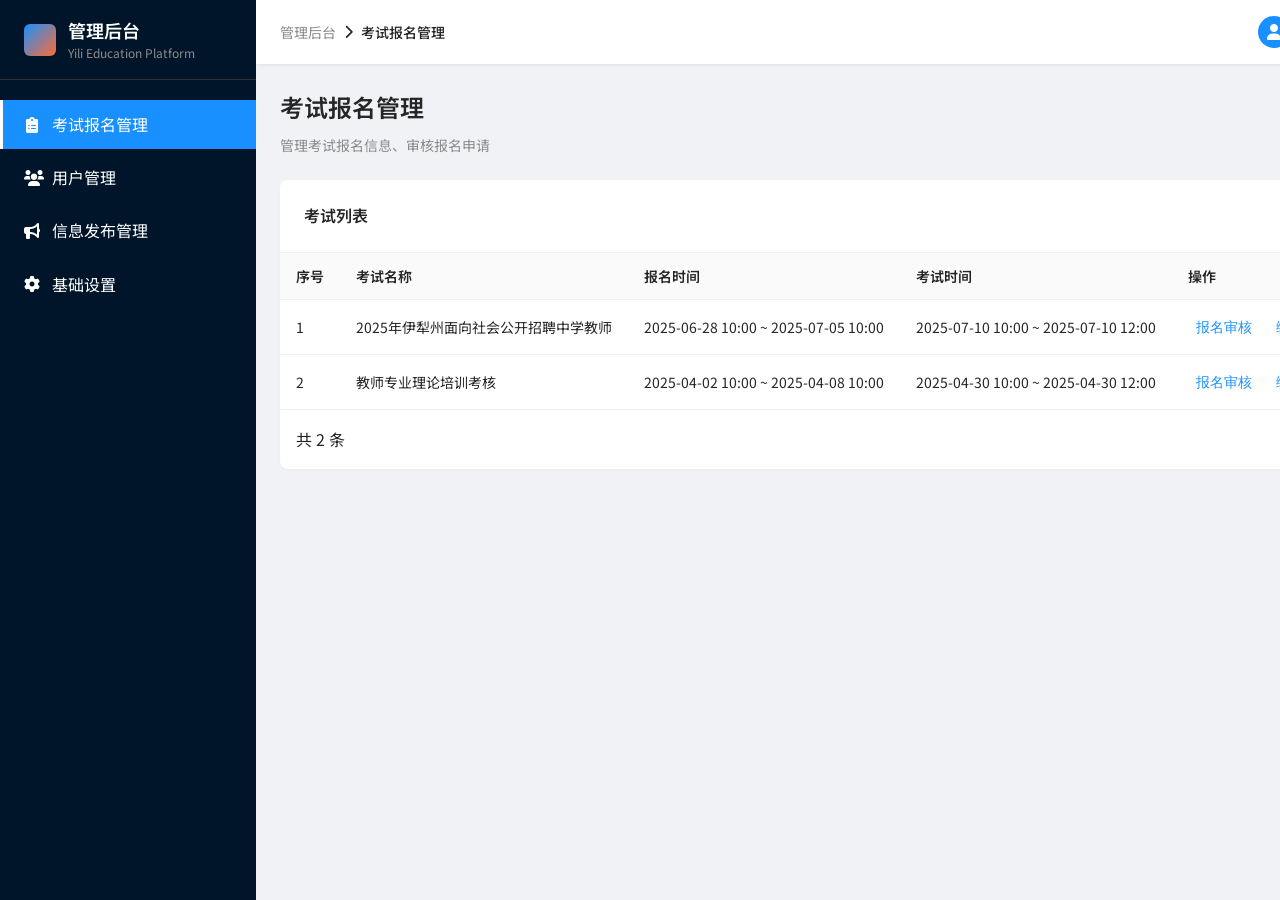
<file: examRegistration/admin.html>
<!DOCTYPE html>
<html lang="zh-CN">
<head>
    <meta charset="UTF-8">
    <meta name="viewport" content="width=device-width, initial-scale=1.0">
    <title>管理后台 - 伊犁州智慧教育云平台</title>
    <link rel="stylesheet" href="admin-styles.css">
    <link href="https://fonts.googleapis.com/css2?family=Noto+Sans+SC:wght@300;400;500;700&display=swap" rel="stylesheet">
    <link rel="stylesheet" href="https://cdnjs.cloudflare.com/ajax/libs/font-awesome/6.0.0/css/all.min.css">
</head>
<body>
    <div class="admin-layout">
        <!-- 左侧菜单 -->
        <aside class="admin-sidebar">
            <div class="sidebar-header">
                <div class="logo">
                    <div class="logo-icon">
                        <div class="logo-shape"></div>
                    </div>
                    <div class="logo-text">
                        <h2>管理后台</h2>
                        <p>Yili Education Platform</p>
                    </div>
                </div>
            </div>
            
            <nav class="sidebar-menu">
                <ul class="menu-list">
                    <li class="menu-item active" data-page="exam-management">
                        <a href="#" class="menu-link">
                            <i class="fas fa-clipboard-list"></i>
                            <span>考试报名管理</span>
                        </a>
                    </li>
                    <li class="menu-item" data-page="user-management">
                        <a href="#" class="menu-link">
                            <i class="fas fa-users"></i>
                            <span>用户管理</span>
                        </a>
                    </li>
                    <li class="menu-item" data-page="info-management">
                        <a href="#" class="menu-link">
                            <i class="fas fa-bullhorn"></i>
                            <span>信息发布管理</span>
                        </a>
                    </li>
                    <li class="menu-item" data-page="basic-settings">
                        <a href="#" class="menu-link">
                            <i class="fas fa-cog"></i>
                            <span>基础设置</span>
                        </a>
                    </li>
                </ul>
            </nav>
        </aside>

        <!-- 主内容区域 -->
        <main class="admin-main">
            <!-- 顶部导航栏 -->
            <header class="admin-header">
                <div class="header-left">
                    <button class="menu-toggle" id="menuToggle">
                        <i class="fas fa-bars"></i>
                    </button>
                    <div class="breadcrumb">
                        <span class="breadcrumb-item">管理后台</span>
                        <i class="fas fa-chevron-right"></i>
                        <span class="breadcrumb-item active" id="currentPage">考试报名管理</span>
                    </div>
                </div>
                
                <div class="header-right">
                    <div class="user-info">
                        <div class="user-avatar">
                            <i class="fas fa-user"></i>
                        </div>
                        <span class="user-name">胡锋</span>
                        <i class="fas fa-chevron-down"></i>
                    </div>
                    <a href="index.html" class="back-to-home">
                        <i class="fas fa-home"></i>
                        返回首页
                    </a>
                </div>
            </header>

            <!-- 页面内容区域 -->
            <div class="admin-content">
                <!-- 考试报名管理页面 -->
                <div class="page-content active" id="exam-management">
                    <div class="page-header">
                        <h1>考试报名管理</h1>
                        <p>管理考试报名信息、审核报名申请</p>
                    </div>
                    
                    <div class="content-cards">
                        <!-- 考试列表 -->
                        <div class="content-card">
                            <div class="card-header">
                                <h3>考试列表</h3>
                                <button class="ant-btn ant-btn-primary" id="newExamBtn">
                                    <i class="fas fa-plus"></i>
                                    新建考试
                                </button>
                            </div>
                            <div class="table-container">
                                <table class="ant-table">
                                    <thead>
                                        <tr>
                                            <th>序号</th>
                                            <th>考试名称</th>
                                            <th>报名时间</th>
                                            <th>考试时间</th>
                                            <th>操作</th>
                                        </tr>
                                    </thead>
                                    <tbody>
                                        <tr>
                                            <td>1</td>
                                            <td>2025年伊犁州面向社会公开招聘中学教师</td>
                                            <td>2025-06-28 10:00 ~ 2025-07-05 10:00</td>
                                            <td>2025-07-10 10:00 ~ 2025-07-10 12:00</td>
                                            <td>
                                                <span class="ant-btn-group">
                                                    <button class="ant-btn ant-btn-link">报名审核</button>
                                                    <button class="ant-btn ant-btn-link">编辑</button>
                                                    <button class="ant-btn ant-btn-link">考试编排</button>
                                                    <button class="ant-btn ant-btn-link">成绩导入</button>
                                                </span>
                                            </td>
                                        </tr>
                                        <tr>
                                            <td>2</td>
                                            <td>教师专业理论培训考核</td>
                                            <td>2025-04-02 10:00 ~ 2025-04-08 10:00</td>
                                            <td>2025-04-30 10:00 ~ 2025-04-30 12:00</td>
                                            <td>
                                                <span class="ant-btn-group">
                                                    <button class="ant-btn ant-btn-link">报名审核</button>
                                                    <button class="ant-btn ant-btn-link">编辑</button>
                                                    <button class="ant-btn ant-btn-link">考试编排</button>
                                                    <button class="ant-btn ant-btn-link">成绩导入</button>
                                                </span>
                                            </td>
                                        </tr>
                                    </tbody>
                                </table>
                                <div class="table-footer">
                                    <div class="total">共 2 条</div>
                                    <div class="pagination-area">
                                        <div class="ant-pagination">
                                            <span class="page active">1</span>
                                        </div>
                                        <div class="ant-select">
                                            <select>
                                                <option>20 条/页</option>
                                                <option>10 条/页</option>
                                                <option>50 条/页</option>
                                            </select>
                                        </div>
                                    </div>
                                </div>
                            </div>
                        </div>
                    </div>
                </div>

                <!-- 新建考试页面 -->
                <div class="page-content" id="new-exam">
                    <div class="page-header">
                        <div class="header-with-back">
                            <button class="ant-btn ant-btn-link back-btn" id="backToList">
                                <i class="fas fa-arrow-left"></i>
                                返回列表
                            </button>
                            <h1>新建考试</h1>
                        </div>
                        <p>创建新的考试项目</p>
                    </div>
                    
                    <div class="content-cards">
                        <form class="exam-form">
                            <!-- 考试基本信息 -->
                            <div class="content-card">
                                <div class="card-header">
                                    <h3>考试基本信息</h3>
                                </div>
                                <div class="form-content">
                                    <div class="form-row">
                                        <div class="form-group">
                                            <label class="form-label required">考试类型</label>
                                            <div class="ant-radio-group">
                                                <label class="ant-radio">
                                                    <input type="radio" name="examType" value="teacherRecruitment" checked>
                                                    <span class="ant-radio-inner"></span>
                                                    <span class="ant-radio-label">教师招聘</span>
                                                </label>
                                                <label class="ant-radio">
                                                    <input type="radio" name="examType" value="teacherAssessment">
                                                    <span class="ant-radio-inner"></span>
                                                    <span class="ant-radio-label">教师能力考核</span>
                                                </label>
                                            </div>
                                        </div>
                                    </div>
                                    
                                    <div class="form-row">
                                        <div class="form-group">
                                            <label class="form-label required">考试名称</label>
                                            <input type="text" class="ant-input" placeholder="请输入考试名称" required>
                                        </div>
                                    </div>
                                    
                                    <div class="form-row">
                                        <div class="form-group">
                                            <label class="form-label required">报名时间</label>
                                            <div class="date-time-group">
                                                <input type="datetime-local" class="ant-input" required>
                                                <span class="date-separator">至</span>
                                                <input type="datetime-local" class="ant-input" required>
                                            </div>
                                        </div>
                                    </div>
                                    
                                    <div class="form-row">
                                        <div class="form-group">
                                            <label class="form-label required">考试时间</label>
                                            <div class="date-time-group">
                                                <input type="datetime-local" class="ant-input" required>
                                                <span class="date-separator">至</span>
                                                <input type="datetime-local" class="ant-input" required>
                                            </div>
                                        </div>
                                    </div>
                                </div>
                            </div>

                            <!-- 招聘岗位设置 -->
                            <div class="content-card">
                                <div class="card-header">
                                    <h3>招聘岗位设置</h3>
                                </div>
                                <div class="form-content">
                                    <div class="form-row">
                                        <div class="form-group">
                                            <div class="button-group">
                                                <button type="button" class="ant-btn ant-btn-primary">
                                                    <i class="fas fa-download"></i>
                                                    下载模板
                                                </button>
                                                <button type="button" class="ant-btn">
                                                    <i class="fas fa-upload"></i>
                                                    导入岗位
                                                </button>
                                            </div>
                                        </div>
                                    </div>
                                    
                                    <div class="form-row">
                                        <div class="form-group">
                                            <div class="table-container">
                                                <table class="ant-table">
                                                    <thead>
                                                        <tr>
                                                            <th>岗位代码</th>
                                                            <th>县市区</th>
                                                            <th>招聘学校</th>
                                                            <th>学段学科</th>
                                                        </tr>
                                                    </thead>
                                                    <tbody>
                                                        <tr>
                                                            <td colspan="4" class="empty-table">
                                                                <i class="fas fa-inbox"></i>
                                                                <p>暂无岗位数据，请先导入岗位信息</p>
                                                            </td>
                                                        </tr>
                                                    </tbody>
                                                </table>
                                            </div>
                                        </div>
                                    </div>
                                </div>
                            </div>

                            <!-- 报名设置 -->
                            <div class="content-card">
                                <div class="card-header">
                                    <h3>报名设置</h3>
                                </div>
                                <div class="form-content">
                                    <div class="form-row">
                                        <div class="form-group">
                                            <label class="form-label">报名登记信息修改截止时间</label>
                                            <input type="datetime-local" class="ant-input">
                                        </div>
                                    </div>
                                    
                                    <div class="form-row">
                                        <div class="form-group">
                                            <label class="form-label">报名审核设置</label>
                                            <div class="switch-group">
                                                <div class="ant-switch">
                                                    <input type="checkbox" id="reviewSetting" checked>
                                                    <label for="reviewSetting"></label>
                                                </div>
                                                <span class="switch-label">开启报名审核</span>
                                            </div>
                                        </div>
                                    </div>
                                    
                                    <div class="form-row">
                                        <div class="form-group">
                                            <label class="form-label">审核管理员设置</label>
                                            <div class="select-group">
                                                <select class="ant-select-input">
                                                    <option value="">请选择审核管理员</option>
                                                    <option value="admin1">张管理员</option>
                                                    <option value="admin2">李管理员</option>
                                                    <option value="admin3">王管理员</option>
                                                </select>
                                                <input type="text" class="ant-input" placeholder="设置审核县市">
                                            </div>
                                        </div>
                                    </div>
                                    
                                    <div class="form-row">
                                        <div class="form-group">
                                            <label class="form-label">考试编排管理员设置</label>
                                            <select class="ant-select-input">
                                                <option value="">请选择考试编排管理员</option>
                                                <option value="arrange1">赵管理员</option>
                                                <option value="arrange2">钱管理员</option>
                                                <option value="arrange3">孙管理员</option>
                                            </select>
                                        </div>
                                    </div>
                                    
                                    <div class="form-row">
                                        <div class="form-group">
                                            <label class="form-label">成绩管理员设置</label>
                                            <select class="ant-select-input">
                                                <option value="">请选择成绩管理员</option>
                                                <option value="score1">周管理员</option>
                                                <option value="score2">吴管理员</option>
                                                <option value="score3">郑管理员</option>
                                            </select>
                                        </div>
                                    </div>
                                </div>
                            </div>

                            <!-- 表单操作按钮 -->
                            <div class="form-actions">
                                <button type="submit" class="ant-btn ant-btn-primary">
                                    <i class="fas fa-save"></i>
                                    保存考试
                                </button>
                                <button type="button" class="ant-btn" id="cancelExam">
                                    取消
                                </button>
                            </div>
                        </form>
                    </div>
                </div>

                <!-- 用户管理页面 -->
                <div class="page-content" id="user-management">
                    <div class="page-header">
                        <h1>用户管理</h1>
                        <p>管理系统用户、权限设置</p>
                    </div>
                    
                    <div class="content-cards">
                        <div class="content-card">
                            <div class="card-header">
                                <h3>用户列表</h3>
                                <div class="header-actions">
                                    <div class="search-filter-group">
                                        <div class="ant-input-group">
                                            <input type="text" class="ant-input" placeholder="姓名/手机号/身份证号">
                                            <button class="ant-btn ant-btn-primary">
                                                <i class="fas fa-search"></i>
                                            </button>
                                        </div>
                                        <div class="ant-select">
                                            <select class="ant-select-input">
                                                <option value="">用户类型</option>
                                                <option value="normal">普通用户</option>
                                                <option value="admin">管理员</option>
                                            </select>
                                            <i class="fas fa-chevron-down"></i>
                                        </div>
                                    </div>
                                </div>
                            </div>
                            <div class="table-container">
                                <table class="ant-table">
                                    <thead>
                                        <tr>
                                            <th>序号</th>
                                            <th>姓名</th>
                                            <th>手机号</th>
                                            <th>身份证号</th>
                                            <th>性别</th>
                                            <th>民族</th>
                                            <th>用户类型</th>
                                            <th>操作</th>
                                        </tr>
                                    </thead>
                                    <tbody>
                                        <tr>
                                            <td>1</td>
                                            <td>代坤龙</td>
                                            <td>13809908776</td>
                                            <td>621190200003250091</td>
                                            <td>男</td>
                                            <td>汉族</td>
                                            <td><span class="ant-tag ant-tag-gray">普通用户</span></td>
                                            <td>
                                                <span class="ant-btn-group">
                                                    <button class="ant-btn ant-btn-link">编辑</button>
                                                    <button class="ant-btn ant-btn-link">权限</button>
                                                    <button class="ant-btn ant-btn-link ant-btn-danger">删除</button>
                                                </span>
                                            </td>
                                        </tr>
                                        <tr>
                                            <td>2</td>
                                            <td>陆瑶</td>
                                            <td>13809908709</td>
                                            <td>621190200003250092</td>
                                            <td>女</td>
                                            <td>维吾尔族</td>
                                            <td><span class="ant-tag ant-tag-gray">普通用户</span></td>
                                            <td>
                                                <span class="ant-btn-group">
                                                    <button class="ant-btn ant-btn-link">编辑</button>
                                                    <button class="ant-btn ant-btn-link">权限</button>
                                                    <button class="ant-btn ant-btn-link ant-btn-danger">删除</button>
                                                </span>
                                            </td>
                                        </tr>
                                        <tr>
                                            <td>3</td>
                                            <td>吴明宇</td>
                                            <td>13809908722</td>
                                            <td>621190200003250099</td>
                                            <td>女</td>
                                            <td>维吾尔族</td>
                                            <td><span class="ant-tag ant-tag-blue">管理员</span></td>
                                            <td>
                                                <span class="ant-btn-group">
                                                    <button class="ant-btn ant-btn-link">编辑</button>
                                                    <button class="ant-btn ant-btn-link">权限</button>
                                                    <button class="ant-btn ant-btn-link ant-btn-danger">删除</button>
                                                </span>
                                            </td>
                                        </tr>
                                    </tbody>
                                </table>
                            </div>
                        </div>
                    </div>
                </div>

                <!-- 信息发布管理页面 -->
                <div class="page-content" id="info-management">
                    <div class="page-header">
                        <h1>信息发布管理</h1>
                        <p>管理系统公告、通知信息</p>
                    </div>
                    
                    <div class="content-cards">
                        <div class="content-card">
                            <div class="card-header">
                                <button class="ant-btn ant-btn-primary" id="createNoticeBtn">
                                    <i class="fas fa-plus"></i>
                                    发布通知
                                </button>
                                <div class="header-actions">
                                    <div class="ant-input-group">
                                        <input type="text" class="ant-input" id="noticeSearchInput" placeholder="搜索通知">
                                        <button class="ant-btn ant-btn-primary" id="noticeSearchBtn">
                                            <i class="fas fa-search"></i>
                                        </button>
                                    </div>
                                </div>
                            </div>
                            <div class="table-container">
                                <table class="ant-table" id="noticeTable">
                                    <thead>
                                        <tr>
                                            <th>名称</th>
                                            <th>通知分类</th>
                                            <th>发布时间</th>
                                            <th>操作</th>
                                        </tr>
                                    </thead>
                                    <tbody>
                                        <tr>
                                            <td>2025年教师招聘报名开始通知</td>
                                            <td><span class="ant-tag ant-tag-blue">报名通知</span></td>
                                            <td>2024-01-15 14:30</td>
                                            <td>
                                                <span class="ant-btn-group">
                                                    <button class="ant-btn ant-btn-link"><i class="fas fa-pen"></i> 编辑</button>
                                                    <button class="ant-btn ant-btn-link ant-btn-danger"><i class="fas fa-trash"></i> 删除</button>
                                                </span>
                                            </td>
                                        </tr>
                                        <tr>
                                            <td>2025年教师能力考核成绩查询公告</td>
                                            <td><span class="ant-tag ant-tag-purple">成绩查询</span></td>
                                            <td>2024-01-14 16:45</td>
                                            <td>
                                                <span class="ant-btn-group">
                                                    <button class="ant-btn ant-btn-link"><i class="fas fa-pen"></i> 编辑</button>
                                                    <button class="ant-btn ant-btn-link ant-btn-danger"><i class="fas fa-trash"></i> 删除</button>
                                                </span>
                                            </td>
                                        </tr>
                                        <tr>
                                            <td>2025教师能力考核准考证打印通知</td>
                                            <td><span class="ant-tag ant-tag-green">考场安排</span></td>
                                            <td>2024-01-13 09:15</td>
                                            <td>
                                                <span class="ant-btn-group">
                                                    <button class="ant-btn ant-btn-link"><i class="fas fa-pen"></i> 编辑</button>
                                                    <button class="ant-btn ant-btn-link ant-btn-danger"><i class="fas fa-trash"></i> 删除</button>
                                                </span>
                                            </td>
                                        </tr>
                                    </tbody>
                                </table>
                                <div class="table-footer">
                                    <div class="total">共 15 条记录</div>
                                    <div class="pagination-area">
                                        <div class="ant-pagination" id="noticePagination">
                                            <button class="ant-btn" data-page="prev">上一页</button>
                                            <span class="page active" data-page="1">1</span>
                                            <span class="page" data-page="2">2</span>
                                            <span class="page" data-page="3">3</span>
                                            <button class="ant-btn" data-page="next">下一页</button>
                                        </div>
                                    </div>
                                </div>
                            </div>
                        </div>
                    </div>
                </div>

                <!-- 基础设置页面 -->
                <div class="page-content" id="basic-settings">
                    <div class="page-header">
                        <h1>基础设置</h1>
                        <p>系统配置、字段配置等设置</p>
                    </div>

                    <div class="settings-layout">
                        <!-- 左侧二级菜单 -->
                        <aside class="settings-side">
                            <ul class="settings-menu">
                                <li class="settings-menu-item active" data-tab="register-fields">注册字段设置</li>
                                <li class="settings-menu-item" data-tab="apply-fields">报名字段设置</li>
                                <li class="settings-menu-item" data-tab="exam-config">考试设置</li>
                            </ul>
                        </aside>

                        <!-- 右侧内容区 -->
                        <section class="settings-content">
                            <!-- 注册字段设置（默认） -->
                            <div class="settings-tab active" id="register-fields">
                                <div class="content-card">
                                    <div class="card-header">
                                        <h3>系统预置字段</h3>
                                    </div>
                                    <div class="table-container">
                                        <table class="ant-table">
                                            <thead>
                                                <tr>
                                                    <th style="width: 160px;">字段名</th>
                                                    <th style="width: 120px;">类型</th>
                                                    <th style="width: 160px;">选项</th>
                                                    <th style="width: 120px;">必填</th>
                                                    <th style="width: 120px;">启用</th>
                                                    <th style="width: 120px;">操作</th>
                                                </tr>
                                            </thead>
                                            <tbody>
                                                <tr>
                                                    <td>姓名</td>
                                                    <td>文本</td>
                                                    <td>—</td>
                                                    <td>
                                                        <div class="ant-switch">
                                                            <input type="checkbox" id="reg_name_required" checked>
                                                            <label for="reg_name_required"></label>
                                                        </div>
                                                    </td>
                                                    <td>
                                                        <div class="ant-switch">
                                                            <input type="checkbox" id="reg_name_enable" checked>
                                                            <label for="reg_name_enable"></label>
                                                        </div>
                                                    </td>
                                                    <td><button class="ant-btn ant-btn-link">编辑</button></td>
                                                </tr>
                                                <tr>
                                                    <td>手机号</td>
                                                    <td>文本</td>
                                                    <td>—</td>
                                                    <td>
                                                        <div class="ant-switch">
                                                            <input type="checkbox" id="reg_phone_required" checked>
                                                            <label for="reg_phone_required"></label>
                                                        </div>
                                                    </td>
                                                    <td>
                                                        <div class="ant-switch">
                                                            <input type="checkbox" id="reg_phone_enable" checked>
                                                            <label for="reg_phone_enable"></label>
                                                        </div>
                                                    </td>
                                                    <td><button class="ant-btn ant-btn-link">编辑</button></td>
                                                </tr>
                                                <tr>
                                                    <td>性别</td>
                                                    <td>单选项</td>
                                                    <td>
                                                        <div class="ant-select">
                                                            <select class="ant-select-input">
                                                                <option>选项</option>
                                                                <option>男/女</option>
                                                            </select>
                                                            <i class="fas fa-chevron-down"></i>
                                                        </div>
                                                    </td>
                                                    <td>
                                                        <div class="ant-switch">
                                                            <input type="checkbox" id="reg_gender_required">
                                                            <label for="reg_gender_required"></label>
                                                        </div>
                                                    </td>
                                                    <td>
                                                        <div class="ant-switch">
                                                            <input type="checkbox" id="reg_gender_enable" checked>
                                                            <label for="reg_gender_enable"></label>
                                                        </div>
                                                    </td>
                                                    <td><button class="ant-btn ant-btn-link">编辑</button></td>
                                                </tr>
                                                <tr>
                                                    <td>民族</td>
                                                    <td>单选项</td>
                                                    <td>
                                                        <div class="ant-select">
                                                            <select class="ant-select-input">
                                                                <option>选项</option>
                                                                <option>56个民族</option>
                                                            </select>
                                                            <i class="fas fa-chevron-down"></i>
                                                        </div>
                                                    </td>
                                                    <td>
                                                        <div class="ant-switch">
                                                            <input type="checkbox" id="reg_ethnic_required">
                                                            <label for="reg_ethnic_required"></label>
                                                        </div>
                                                    </td>
                                                    <td>
                                                        <div class="ant-switch">
                                                            <input type="checkbox" id="reg_ethnic_enable" checked>
                                                            <label for="reg_ethnic_enable"></label>
                                                        </div>
                                                    </td>
                                                    <td><button class="ant-btn ant-btn-link">编辑</button></td>
                                                </tr>
                                                <tr>
                                                    <td>身份证号</td>
                                                    <td>文本</td>
                                                    <td>—</td>
                                                    <td>
                                                        <div class="ant-switch">
                                                            <input type="checkbox" id="reg_id_required" checked>
                                                            <label for="reg_id_required"></label>
                                                        </div>
                                                    </td>
                                                    <td>
                                                        <div class="ant-switch">
                                                            <input type="checkbox" id="reg_id_enable" checked>
                                                            <label for="reg_id_enable"></label>
                                                        </div>
                                                    </td>
                                                    <td><button class="ant-btn ant-btn-link">编辑</button></td>
                                                </tr>
                                            </tbody>
                                        </table>
                                    </div>
                                </div>

                                <div class="content-card">
                                    <div class="card-header">
                                        <h3>自定义字段</h3>
                                        <button class="ant-btn ant-btn-primary" id="addCustomField">
                                            <i class="fas fa-plus"></i>
                                            添加字段
                                        </button>
                                    </div>
                                    <div class="table-container">
                                        <table class="ant-table" id="customFieldsTable">
                                            <thead>
                                                <tr>
                                                    <th style="width: 160px;">字段名</th>
                                                    <th style="width: 120px;">类型</th>
                                                    <th style="width: 120px;">必填</th>
                                                    <th style="width: 120px;">启用</th>
                                                    <th style="width: 160px;">操作</th>
                                                </tr>
                                            </thead>
                                            <tbody>
                                                <tr>
                                                    <td>毕业学校</td>
                                                    <td>文本</td>
                                                    <td>
                                                        <div class="ant-switch">
                                                            <input type="checkbox" id="custom_school_required">
                                                            <label for="custom_school_required"></label>
                                                        </div>
                                                    </td>
                                                    <td>
                                                        <div class="ant-switch">
                                                            <input type="checkbox" id="custom_school_enable" checked>
                                                            <label for="custom_school_enable"></label>
                                                        </div>
                                                    </td>
                                                    <td>
                                                        <span class="ant-btn-group">
                                                            <button class="ant-btn ant-btn-link">编辑</button>
                                                            <button class="ant-btn ant-btn-link ant-btn-danger">删除</button>
                                                        </span>
                                                    </td>
                                                </tr>
                                                <tr>
                                                    <td>毕业证编号</td>
                                                    <td>文本</td>
                                                    <td>
                                                        <div class="ant-switch">
                                                            <input type="checkbox" id="custom_no_required">
                                                            <label for="custom_no_required"></label>
                                                        </div>
                                                    </td>
                                                    <td>
                                                        <div class="ant-switch">
                                                            <input type="checkbox" id="custom_no_enable" checked>
                                                            <label for="custom_no_enable"></label>
                                                        </div>
                                                    </td>
                                                    <td>
                                                        <span class="ant-btn-group">
                                                            <button class="ant-btn ant-btn-link">编辑</button>
                                                            <button class="ant-btn ant-btn-link ant-btn-danger">删除</button>
                                                        </span>
                                                    </td>
                                                </tr>
                                            </tbody>
                                        </table>
                                    </div>
                                </div>
                            </div>

                            <!-- 报名字段设置 -->
                            <div class="settings-tab" id="apply-fields">
                                <div class="content-card">
                                    <div class="card-header">
                                        <h3>报名字段设置</h3>
                                    </div>
                                    <div class="settings-form">
                                        <p style="color:#8c8c8c;">可在此配置报名所需字段（演示占位）。</p>
                                    </div>
                                </div>
                            </div>

                            <!-- 考试设置 -->
                            <div class="settings-tab" id="exam-config">
                                <div class="content-card">
                                    <div class="card-header">
                                        <h3>考试设置</h3>
                                    </div>
                                    <div class="settings-form">
                                        <div class="form-group">
                                            <label class="form-label">报名审核默认开启</label>
                                            <div class="ant-switch">
                                                <input type="checkbox" id="exam_review_default" checked>
                                                <label for="exam_review_default"></label>
                                            </div>
                                        </div>
                                    </div>
                                </div>
                            </div>
                        </section>
                    </div>
                </div>
            </div>
        </main>
    </div>

    <script src="admin-script.js"></script>
</body>
</html>
</file>
<file: examRegistration/admin-styles.css>
/* 管理后台样式 - Ant Design风格 */

/* 全局样式 */
* {
    margin: 0;
    padding: 0;
    box-sizing: border-box;
}

body {
    font-family: 'Noto Sans SC', -apple-system, BlinkMacSystemFont, 'Segoe UI', Roboto, sans-serif;
    background-color: #f0f2f5;
    color: #262626;
    line-height: 1.5715;
}

/* 管理后台布局 */
.admin-layout {
    display: flex;
    min-height: 100vh;
}

/* 左侧边栏 */
.admin-sidebar {
    width: 256px;
    background: #001529;
    color: #fff;
    position: fixed;
    height: 100vh;
    overflow-y: auto;
    z-index: 1000;
    transition: all 0.3s ease;
}

.sidebar-header {
    padding: 16px 24px;
    border-bottom: 1px solid #303030;
}

.logo {
    display: flex;
    align-items: center;
    gap: 12px;
}

.logo-icon {
    width: 32px;
    height: 32px;
}

.logo-shape {
    width: 100%;
    height: 100%;
    background: linear-gradient(135deg, #1890FF 0%, #FF6B35 100%);
    border-radius: 6px;
}

.logo-text h2 {
    font-size: 18px;
    font-weight: 600;
    margin: 0;
}

.logo-text p {
    font-size: 12px;
    color: #8c8c8c;
    margin: 0;
}

/* 侧边栏菜单 */
.sidebar-menu {
    padding: 16px 0;
}

.menu-list {
    list-style: none;
}

.menu-item {
    margin: 4px 0;
}

.menu-link {
    display: flex;
    align-items: center;
    gap: 12px;
    padding: 12px 24px;
    color: #fff;
    text-decoration: none;
    transition: all 0.3s ease;
    position: relative;
}

.menu-link:hover {
    background-color: #1890FF;
    color: #fff;
}

.menu-item.active .menu-link {
    background-color: #1890FF;
    color: #fff;
}

.menu-item.active .menu-link::before {
    content: '';
    position: absolute;
    left: 0;
    top: 0;
    bottom: 0;
    width: 3px;
    background-color: #fff;
}

.menu-link i {
    width: 16px;
    text-align: center;
}

/* 主内容区域 */
.admin-main {
    flex: 1;
    margin-left: 256px;
    display: flex;
    flex-direction: column;
    min-height: 100vh;
}

/* 顶部导航栏 */
.admin-header {
    background: #fff;
    padding: 0 24px;
    height: 64px;
    display: flex;
    align-items: center;
    justify-content: space-between;
    box-shadow: 0 1px 4px rgba(0, 21, 41, 0.08);
    position: sticky;
    top: 0;
    z-index: 999;
}

.header-left {
    display: flex;
    align-items: center;
    gap: 16px;
}

.menu-toggle {
    display: none;
    background: none;
    border: none;
    font-size: 18px;
    color: #595959;
    cursor: pointer;
    padding: 8px;
    border-radius: 4px;
    transition: all 0.3s ease;
}

.menu-toggle:hover {
    background-color: #f5f5f5;
}

.breadcrumb {
    display: flex;
    align-items: center;
    gap: 8px;
    font-size: 14px;
}

.breadcrumb-item {
    color: #8c8c8c;
}

.breadcrumb-item.active {
    color: #262626;
    font-weight: 500;
}

.header-right {
    display: flex;
    align-items: center;
    gap: 16px;
}

.user-info {
    display: flex;
    align-items: center;
    gap: 8px;
    padding: 8px 12px;
    border-radius: 6px;
    cursor: pointer;
    transition: all 0.3s ease;
}

.user-info:hover {
    background-color: #f5f5f5;
}

.user-avatar {
    width: 32px;
    height: 32px;
    border-radius: 50%;
    background-color: #1890FF;
    display: flex;
    align-items: center;
    justify-content: center;
    color: #fff;
}

.user-name {
    font-size: 14px;
    font-weight: 500;
}

.back-to-home {
    display: flex;
    align-items: center;
    gap: 8px;
    padding: 8px 16px;
    background-color: #1890FF;
    color: #fff;
    text-decoration: none;
    border-radius: 6px;
    font-size: 14px;
    transition: all 0.3s ease;
}

.back-to-home:hover {
    background-color: #40A9FF;
    color: #fff;
}

/* 内容区域 */
.admin-content {
    flex: 1;
    padding: 24px;
}

.page-content {
    display: none;
}

.page-content.active {
    display: block;
}

.page-header {
    margin-bottom: 24px;
}

.page-header h1 {
    font-size: 24px;
    font-weight: 600;
    margin: 0 0 8px 0;
    color: #262626;
}

.page-header p {
    font-size: 14px;
    color: #8c8c8c;
    margin: 0;
}

/* 内容卡片 */
.content-cards {
    display: flex;
    flex-direction: column;
    gap: 16px;
}

.content-card {
    background: #fff;
    border-radius: 8px;
    box-shadow: 0 1px 2px rgba(0, 0, 0, 0.03);
    overflow: hidden;
}

.card-header {
    padding: 16px 24px;
    border-bottom: 1px solid #f0f0f0;
    display: flex;
    align-items: center;
    justify-content: space-between;
}

.card-header h3 {
    font-size: 16px;
    font-weight: 600;
    margin: 0;
    color: #262626;
}

.header-actions {
    display: flex;
    align-items: center;
    gap: 12px;
}

/* Ant Design 按钮样式 */
.ant-btn {
    display: inline-flex;
    align-items: center;
    gap: 8px;
    padding: 6px 12px;
    border: 1px solid #d9d9d9;
    border-radius: 6px;
    background: #fff;
    color: #262626;
    font-size: 14px;
    font-weight: 400;
    cursor: pointer;
    transition: all 0.3s ease;
    text-decoration: none;
    line-height: 1.5715;
}

.ant-btn:hover {
    border-color: #40A9FF;
    color: #40A9FF;
}

.ant-btn-primary {
    background: #1890FF;
    border-color: #1890FF;
    color: #fff;
}

.ant-btn-primary:hover {
    background: #40A9FF;
    border-color: #40A9FF;
    color: #fff;
}

.ant-btn-link {
    border: none;
    background: none;
    color: #1890FF;
    padding: 4px 8px;
}

.ant-btn-link:hover {
    background-color: #f0f8ff;
    color: #40A9FF;
}

.ant-btn-danger {
    color: #ff4d4f;
}

.ant-btn-danger:hover {
    background-color: #fff2f0;
    color: #ff7875;
}

.ant-btn-group {
    display: inline-flex;
    gap: 8px;
}

/* 表格样式 */
.table-container {
    overflow-x: auto;
}

.ant-table {
    width: 100%;
    border-collapse: collapse;
}

.ant-table th,
.ant-table td {
    padding: 12px 16px;
    text-align: left;
    border-bottom: 1px solid #f0f0f0;
    white-space: nowrap;
}

.ant-table th {
    background-color: #fafafa;
    font-weight: 600;
    color: #262626;
    font-size: 14px;
}

.ant-table td {
    font-size: 14px;
    color: #262626;
}

.ant-table tbody tr:hover {
    background-color: #fafafa;
}

/* 标签样式 */
.ant-tag {
    display: inline-block;
    padding: 2px 8px;
    border-radius: 4px;
    font-size: 12px;
    font-weight: 500;
    line-height: 1.5;
}

.ant-tag-green {
    background: #f6ffed;
    border: 1px solid #b7eb8f;
    color: #52c41a;
}

.ant-tag-blue {
    background: #e6f7ff;
    border: 1px solid #91d5ff;
    color: #1890ff;
}

.ant-tag-orange {
    background: #fff7e6;
    border: 1px solid #ffd591;
    color: #fa8c16;
}

/* 新增：标签颜色（与截图一致） */
.ant-tag-purple {
    background: #f9f0ff;
    border: 1px solid #d3adf7;
    color: #722ed1;
}

.ant-tag-cyan {
    background: #e6fffb;
    border: 1px solid #87e8de;
    color: #13c2c2;
}

/* 输入框样式 */
.ant-input {
    padding: 8px 12px;
    border: 1px solid #d9d9d9;
    border-radius: 6px;
    font-size: 14px;
    transition: all 0.3s ease;
    width: 100%;
}

.ant-input:focus {
    outline: none;
    border-color: #40A9FF;
    box-shadow: 0 0 0 2px rgba(24, 144, 255, 0.2);
}

.ant-input-group {
    display: flex;
    align-items: center;
}

.ant-input-group .ant-input {
    border-radius: 6px 0 0 6px;
    border-right: none;
}

.ant-input-group .ant-btn {
    border-radius: 0 6px 6px 0;
    border-left: none;
}

/* 设置表单 */
.settings-form {
    padding: 24px;
}

/* 基础设置 - 左侧菜单布局 */
.settings-layout {
    display: grid;
    grid-template-columns: 220px 1fr;
    gap: 16px;
}

.settings-side {
    background: #fff;
    border-radius: 8px;
    box-shadow: 0 1px 2px rgba(0, 0, 0, 0.03);
    height: fit-content;
}

.settings-menu {
    list-style: none;
}

.settings-menu-item {
    padding: 12px 16px;
    cursor: pointer;
    color: #262626;
    border-left: 3px solid transparent;
    transition: all 0.2s ease;
}

.settings-menu-item:hover {
    background: #f5f5f5;
}

.settings-menu-item.active {
    background: #e6f7ff;
    border-left-color: #1890FF;
    color: #1890FF;
    font-weight: 600;
}

.settings-content {
    display: flex;
    flex-direction: column;
    gap: 16px;
}

.settings-tab { display: none; }
.settings-tab.active { display: block; }

.form-group {
    margin-bottom: 24px;
}

.form-label {
    display: block;
    margin-bottom: 8px;
    font-size: 14px;
    font-weight: 500;
    color: #262626;
}

.upload-area {
    border: 2px dashed #d9d9d9;
    border-radius: 6px;
    padding: 32px;
    text-align: center;
    cursor: pointer;
    transition: all 0.3s ease;
}

.upload-area:hover {
    border-color: #40A9FF;
}

.upload-area i {
    font-size: 32px;
    color: #8c8c8c;
    margin-bottom: 8px;
}

.upload-area p {
    color: #8c8c8c;
    margin: 0;
}

/* 开关样式 */
.ant-switch {
    position: relative;
    display: inline-block;
    width: 44px;
    height: 22px;
}

.ant-switch input {
    opacity: 0;
    width: 0;
    height: 0;
}

.ant-switch label {
    position: absolute;
    cursor: pointer;
    top: 0;
    left: 0;
    right: 0;
    bottom: 0;
    background-color: #ccc;
    transition: 0.3s;
    border-radius: 22px;
}

.ant-switch label:before {
    position: absolute;
    content: "";
    height: 18px;
    width: 18px;
    left: 2px;
    bottom: 2px;
    background-color: white;
    transition: 0.3s;
    border-radius: 50%;
}

.ant-switch input:checked + label {
    background-color: #1890FF;
}

.ant-switch input:checked + label:before {
    transform: translateX(22px);
}

/* 表单操作 */
.form-actions {
    display: flex;
    gap: 12px;
    padding-top: 24px;
    border-top: 1px solid #f0f0f0;
}

/* 表格底部工具条 */
.table-footer {
    display: flex;
    align-items: center;
    justify-content: space-between;
    padding: 12px 16px;
}

.ant-pagination {
    display: inline-flex;
    align-items: center;
    gap: 8px;
}

.ant-pagination .page {
    width: 28px;
    height: 28px;
    border-radius: 4px;
    border: 1px solid #d9d9d9;
    display: inline-flex;
    align-items: center;
    justify-content: center;
    background: #fff;
    color: #262626;
    font-size: 14px;
}

.ant-pagination .page.active {
    border-color: #1890FF;
    color: #1890FF;
}

.ant-select {
    display: inline-flex;
    align-items: center;
    gap: 6px;
    border: 1px solid #d9d9d9;
    padding: 4px 8px;
    border-radius: 6px;
    background: #fff;
}

.ant-select select {
    border: none;
    outline: none;
    font-size: 14px;
    background: transparent;
}

/* 新建考试页面样式 */
.header-with-back {
    display: flex;
    align-items: center;
    gap: 16px;
}

.back-btn {
    display: flex;
    align-items: center;
    gap: 8px;
    font-size: 14px;
}

.exam-form {
    display: flex;
    flex-direction: column;
    gap: 24px;
}

.form-content {
    padding: 24px;
}

.form-row {
    margin-bottom: 24px;
}

.form-row:last-child {
    margin-bottom: 0;
}

.form-label {
    display: block;
    margin-bottom: 8px;
    font-size: 14px;
    font-weight: 500;
    color: #262626;
}

.form-label.required::after {
    content: ' *';
    color: #ff4d4f;
}

/* 单选框样式 */
.ant-radio-group {
    display: flex;
    gap: 24px;
}

.ant-radio {
    display: flex;
    align-items: center;
    gap: 8px;
    cursor: pointer;
}

.ant-radio input[type="radio"] {
    display: none;
}

.ant-radio-inner {
    width: 16px;
    height: 16px;
    border: 1px solid #d9d9d9;
    border-radius: 50%;
    position: relative;
    transition: all 0.3s ease;
}

.ant-radio input[type="radio"]:checked + .ant-radio-inner {
    border-color: #1890FF;
}

.ant-radio input[type="radio"]:checked + .ant-radio-inner::after {
    content: '';
    position: absolute;
    top: 3px;
    left: 3px;
    width: 8px;
    height: 8px;
    background: #1890FF;
    border-radius: 50%;
}

.ant-radio-label {
    font-size: 14px;
    color: #262626;
}

/* 日期时间组样式 */
.date-time-group {
    display: flex;
    align-items: center;
    gap: 12px;
}

.date-separator {
    color: #8c8c8c;
    font-size: 14px;
}

/* 按钮组样式 */
.button-group {
    display: flex;
    gap: 12px;
}

/* 空表格样式 */
.empty-table {
    text-align: center;
    padding: 48px 24px;
    color: #8c8c8c;
}

.empty-table i {
    font-size: 48px;
    margin-bottom: 16px;
    display: block;
}

.empty-table p {
    margin: 0;
    font-size: 14px;
}

/* 开关组样式 */
.switch-group {
    display: flex;
    align-items: center;
    gap: 12px;
}

.switch-label {
    font-size: 14px;
    color: #262626;
}

/* 选择组样式 */
.select-group {
    display: flex;
    gap: 12px;
    align-items: center;
}

.ant-select-input {
    padding: 8px 12px;
    border: 1px solid #d9d9d9;
    border-radius: 6px;
    font-size: 14px;
    background: #fff;
    min-width: 200px;
}

.ant-select-input:focus {
    outline: none;
    border-color: #40A9FF;
    box-shadow: 0 0 0 2px rgba(24, 144, 255, 0.2);
}

/* 搜索筛选组样式 */
.search-filter-group {
    display: flex;
    gap: 12px;
    align-items: center;
}

.ant-select {
    position: relative;
    display: inline-block;
}

.ant-select .ant-select-input {
    padding-right: 32px;
    min-width: 120px;
}

.ant-select i {
    position: absolute;
    right: 8px;
    top: 50%;
    transform: translateY(-50%);
    color: #8c8c8c;
    font-size: 12px;
    pointer-events: none;
}

/* 灰色标签样式 */
.ant-tag-gray {
    background: #f5f5f5;
    border: 1px solid #d9d9d9;
    color: #595959;
}

/* 表单操作按钮 */
.form-actions {
    display: flex;
    gap: 12px;
    padding: 24px;
    border-top: 1px solid #f0f0f0;
    background: #fafafa;
    border-radius: 0 0 8px 8px;
}

/* 响应式设计 */
@media (max-width: 768px) {
    /* 侧边栏响应式 */
    .admin-sidebar {
        transform: translateX(-100%);
        width: 280px;
    }
    
    .admin-sidebar.open {
        transform: translateX(0);
    }
    
    .admin-main {
        margin-left: 0;
    }
    
    .menu-toggle {
        display: block;
    }
    
    /* 头部响应式 */
    .admin-header {
        padding: 0 16px;
        height: 56px;
    }
    
    .header-left {
        gap: 12px;
    }
    
    .breadcrumb {
        font-size: 13px;
    }
    
    .header-right {
        gap: 12px;
    }
    
    .back-to-home {
        padding: 6px 12px;
        font-size: 13px;
    }
    
    /* 内容区域响应式 */
    .admin-content {
        padding: 16px;
    }
    
    .page-header h1 {
        font-size: 20px;
    }
    
    .page-header p {
        font-size: 13px;
    }
    
    /* 卡片响应式 */
    .card-header {
        flex-direction: column;
        align-items: flex-start;
        gap: 12px;
    }
    
    .header-actions {
        width: 100%;
        flex-direction: column;
        gap: 8px;
    }
    
    .search-filter-group {
        width: 100%;
        flex-direction: column;
        gap: 8px;
    }
    
    .ant-input-group {
        width: 100%;
    }
    
    /* 表格响应式 */
    .ant-table {
        min-width: 600px;
    }
    
    .table-container {
        overflow-x: auto;
    }
    
    /* 表单响应式 */
    .form-content {
        padding: 16px;
    }
    
    .form-row {
        margin-bottom: 20px;
    }
    
    .date-time-group {
        flex-direction: column;
        align-items: flex-start;
        gap: 8px;
    }
    
    .select-group {
        flex-direction: column;
        align-items: flex-start;
        gap: 8px;
    }
    
    .ant-radio-group {
        flex-direction: column;
        gap: 12px;
    }
    
    .button-group {
        flex-direction: column;
        gap: 8px;
    }
    
    .form-actions {
        flex-direction: column;
        gap: 8px;
    }
    
    .form-actions .ant-btn {
        width: 100%;
    }
}

@media (max-width: 480px) {
    /* 超小屏幕适配 */
    .admin-sidebar {
        width: 100%;
    }
    
    .admin-header {
        padding: 0 12px;
        height: 50px;
    }
    
    .admin-content {
        padding: 12px;
    }
    
    .page-header h1 {
        font-size: 18px;
    }
    
    .page-header p {
        font-size: 12px;
    }
    
    .card-header h3 {
        font-size: 15px;
    }
    
    .ant-table {
        min-width: 400px;
        font-size: 12px;
    }
    
    .ant-table th,
    .ant-table td {
        padding: 8px 12px;
    }
    
    .ant-btn {
        font-size: 13px;
        padding: 6px 12px;
    }
    
    .ant-tag {
        font-size: 11px;
        padding: 2px 6px;
    }
    
    .form-content {
        padding: 12px;
    }
    
    .form-label {
        font-size: 13px;
    }
    
    .ant-input {
        font-size: 13px;
        padding: 6px 10px;
    }
    
    .ant-select-input {
        font-size: 13px;
        padding: 6px 10px;
    }
    
    .notice-tabs {
        flex-direction: column;
    }
    
    .notice-tab {
        flex: none;
        width: 100%;
        text-align: center;
        padding: 12px;
    }
    
    .notice-list {
        padding: 12px;
    }
    
    .notice-item {
        padding: 12px;
    }
    
    .notice-title {
        font-size: 14px;
    }
    
    .notice-summary {
        font-size: 12px;
    }
}

/* 横屏手机适配 */
@media (max-width: 768px) and (orientation: landscape) {
    .admin-header {
        height: 48px;
        padding: 0 12px;
    }
    
    .admin-content {
        padding: 12px;
    }
    
    .page-header {
        margin-bottom: 16px;
    }
    
    .page-header h1 {
        font-size: 18px;
    }
}

/* 平板设备适配 */
@media (min-width: 769px) and (max-width: 1024px) {
    .admin-sidebar {
        width: 240px;
    }
    
    .admin-main {
        margin-left: 240px;
    }
    
    .admin-header {
        padding: 0 20px;
    }
    
    .admin-content {
        padding: 20px;
    }
    
    .sidebar-header {
        padding: 12px 20px;
    }
    
    .menu-link {
        padding: 10px 20px;
    }
}

/* 移动端触摸优化 */
@media (max-width: 768px) {
    /* 增加触摸目标大小 */
    .menu-link {
        min-height: 48px;
        display: flex;
        align-items: center;
    }
    
    .ant-btn {
        min-height: 44px;
        display: flex;
        align-items: center;
        justify-content: center;
    }
    
    .menu-toggle {
        min-width: 44px;
        min-height: 44px;
    }
    
    .back-to-home {
        min-height: 44px;
    }
    
    .notice-tab {
        min-height: 44px;
    }
    
    .attachment-item {
        min-height: 36px;
    }
    
    .page-number {
        min-width: 44px;
        min-height: 44px;
    }
    
    .pagination-btn {
        min-width: 44px;
        min-height: 44px;
    }
    
    /* 优化滚动体验 */
    .table-container {
        -webkit-overflow-scrolling: touch;
    }
    
    .admin-sidebar {
        -webkit-overflow-scrolling: touch;
    }
    
    /* 防止文本选择 */
    .menu-link,
    .ant-btn,
    .menu-toggle,
    .back-to-home,
    .notice-tab,
    .attachment-item,
    .page-number,
    .pagination-btn {
        -webkit-user-select: none;
        -moz-user-select: none;
        -ms-user-select: none;
        user-select: none;
    }
    
    /* 侧边栏遮罩 */
    .admin-sidebar.open::before {
        content: '';
        position: fixed;
        top: 0;
        left: 0;
        right: 0;
        bottom: 0;
        background: rgba(0, 0, 0, 0.5);
        z-index: 999;
    }
}

/* 高分辨率屏幕优化 */
@media (-webkit-min-device-pixel-ratio: 2), (min-resolution: 192dpi) {
    .logo-shape {
        border-radius: 6px;
    }
    
    .content-card {
        border-radius: 8px;
    }
    
    .notice-item {
        border-radius: 8px;
    }
    
    .ant-btn {
        border-radius: 6px;
    }
    
    .ant-tag {
        border-radius: 4px;
    }
}

/* 减少动画偏好 */
@media (prefers-reduced-motion: reduce) {
    * {
        animation-duration: 0.01ms !important;
        animation-iteration-count: 1 !important;
        transition-duration: 0.01ms !important;
    }
}

/* 管理后台样式 - Ant Design风格 */

/* 全局样式 */
* {
    margin: 0;
    padding: 0;
    box-sizing: border-box;
}

body {
    font-family: 'Noto Sans SC', -apple-system, BlinkMacSystemFont, 'Segoe UI', Roboto, sans-serif;
    background-color: #f0f2f5;
    color: #262626;
    line-height: 1.5715;
}

/* 管理后台布局 */
.admin-layout {
    display: flex;
    min-height: 100vh;
}

/* 左侧边栏 */
.admin-sidebar {
    width: 256px;
    background: #001529;
    color: #fff;
    position: fixed;
    height: 100vh;
    overflow-y: auto;
    z-index: 1000;
    transition: all 0.3s ease;
}

.sidebar-header {
    padding: 16px 24px;
    border-bottom: 1px solid #303030;
}

.logo {
    display: flex;
    align-items: center;
    gap: 12px;
}

.logo-icon {
    width: 32px;
    height: 32px;
}

.logo-shape {
    width: 100%;
    height: 100%;
    background: linear-gradient(135deg, #1890FF 0%, #FF6B35 100%);
    border-radius: 6px;
}

.logo-text h2 {
    font-size: 18px;
    font-weight: 600;
    margin: 0;
}

.logo-text p {
    font-size: 12px;
    color: #8c8c8c;
    margin: 0;
}

/* 侧边栏菜单 */
.sidebar-menu {
    padding: 16px 0;
}

.menu-list {
    list-style: none;
}

.menu-item {
    margin: 4px 0;
}

.menu-link {
    display: flex;
    align-items: center;
    gap: 12px;
    padding: 12px 24px;
    color: #fff;
    text-decoration: none;
    transition: all 0.3s ease;
    position: relative;
}

.menu-link:hover {
    background-color: #1890FF;
    color: #fff;
}

.menu-item.active .menu-link {
    background-color: #1890FF;
    color: #fff;
}

.menu-item.active .menu-link::before {
    content: '';
    position: absolute;
    left: 0;
    top: 0;
    bottom: 0;
    width: 3px;
    background-color: #fff;
}

.menu-link i {
    width: 16px;
    text-align: center;
}

/* 主内容区域 */
.admin-main {
    flex: 1;
    margin-left: 256px;
    display: flex;
    flex-direction: column;
    min-height: 100vh;
}

/* 顶部导航栏 */
.admin-header {
    background: #fff;
    padding: 0 24px;
    height: 64px;
    display: flex;
    align-items: center;
    justify-content: space-between;
    box-shadow: 0 1px 4px rgba(0, 21, 41, 0.08);
    position: sticky;
    top: 0;
    z-index: 999;
}

.header-left {
    display: flex;
    align-items: center;
    gap: 16px;
}

.menu-toggle {
    display: none;
    background: none;
    border: none;
    font-size: 18px;
    color: #595959;
    cursor: pointer;
    padding: 8px;
    border-radius: 4px;
    transition: all 0.3s ease;
}

.menu-toggle:hover {
    background-color: #f5f5f5;
}

.breadcrumb {
    display: flex;
    align-items: center;
    gap: 8px;
    font-size: 14px;
}

.breadcrumb-item {
    color: #8c8c8c;
}

.breadcrumb-item.active {
    color: #262626;
    font-weight: 500;
}

.header-right {
    display: flex;
    align-items: center;
    gap: 16px;
}

.user-info {
    display: flex;
    align-items: center;
    gap: 8px;
    padding: 8px 12px;
    border-radius: 6px;
    cursor: pointer;
    transition: all 0.3s ease;
}

.user-info:hover {
    background-color: #f5f5f5;
}

.user-avatar {
    width: 32px;
    height: 32px;
    border-radius: 50%;
    background-color: #1890FF;
    display: flex;
    align-items: center;
    justify-content: center;
    color: #fff;
}

.user-name {
    font-size: 14px;
    font-weight: 500;
}

.back-to-home {
    display: flex;
    align-items: center;
    gap: 8px;
    padding: 8px 16px;
    background-color: #1890FF;
    color: #fff;
    text-decoration: none;
    border-radius: 6px;
    font-size: 14px;
    transition: all 0.3s ease;
}

.back-to-home:hover {
    background-color: #40A9FF;
    color: #fff;
}

/* 内容区域 */
.admin-content {
    flex: 1;
    padding: 24px;
}

.page-content {
    display: none;
}

.page-content.active {
    display: block;
}

.page-header {
    margin-bottom: 24px;
}

.page-header h1 {
    font-size: 24px;
    font-weight: 600;
    margin: 0 0 8px 0;
    color: #262626;
}

.page-header p {
    font-size: 14px;
    color: #8c8c8c;
    margin: 0;
}

/* 统计卡片 */
.stats-row {
    display: grid;
    grid-template-columns: repeat(auto-fit, minmax(250px, 1fr));
    gap: 16px;
    margin-bottom: 24px;
}

.stat-card {
    background: #fff;
    padding: 24px;
    border-radius: 8px;
    box-shadow: 0 1px 2px rgba(0, 0, 0, 0.03);
    display: flex;
    align-items: center;
    gap: 16px;
    transition: all 0.3s ease;
}

.stat-card:hover {
    box-shadow: 0 4px 12px rgba(0, 0, 0, 0.08);
    transform: translateY(-2px);
}

.stat-icon {
    width: 48px;
    height: 48px;
    border-radius: 8px;
    background: linear-gradient(135deg, #1890FF 0%, #40A9FF 100%);
    display: flex;
    align-items: center;
    justify-content: center;
    color: #fff;
    font-size: 20px;
}

.stat-content {
    flex: 1;
}

.stat-number {
    font-size: 28px;
    font-weight: 700;
    color: #262626;
    line-height: 1;
    margin-bottom: 4px;
}

.stat-label {
    font-size: 14px;
    color: #8c8c8c;
}

/* 内容卡片 */
.content-cards {
    display: flex;
    flex-direction: column;
    gap: 24px;
}

.content-card {
    background: #fff;
    border-radius: 8px;
    box-shadow: 0 1px 2px rgba(0, 0, 0, 0.03);
    overflow: hidden;
}

.card-header {
    padding: 16px 24px;
    border-bottom: 1px solid #f0f0f0;
    display: flex;
    align-items: center;
    justify-content: space-between;
}

.card-header h3 {
    font-size: 16px;
    font-weight: 600;
    margin: 0;
    color: #262626;
}

.header-actions {
    display: flex;
    align-items: center;
    gap: 12px;
}

/* Ant Design 按钮样式 */
.ant-btn {
    display: inline-flex;
    align-items: center;
    gap: 8px;
    padding: 8px 16px;
    border: 1px solid #d9d9d9;
    border-radius: 6px;
    background: #fff;
    color: #262626;
    font-size: 14px;
    font-weight: 400;
    cursor: pointer;
    transition: all 0.3s ease;
    text-decoration: none;
    line-height: 1.5715;
}

.ant-btn:hover {
    border-color: #40A9FF;
    color: #40A9FF;
}

.ant-btn-primary {
    background: #1890FF;
    border-color: #1890FF;
    color: #fff;
}

.ant-btn-primary:hover {
    background: #40A9FF;
    border-color: #40A9FF;
    color: #fff;
}

.ant-btn-link {
    border: none;
    background: none;
    color: #1890FF;
    padding: 4px 8px;
}

.ant-btn-link:hover {
    background-color: #f0f8ff;
    color: #40A9FF;
}

.ant-btn-danger {
    color: #ff4d4f;
}

.ant-btn-danger:hover {
    background-color: #fff2f0;
    color: #ff7875;
}

/* 表格样式 */
.table-container {
    overflow-x: auto;
}

.ant-table {
    width: 100%;
    border-collapse: collapse;
}

.ant-table th,
.ant-table td {
    padding: 12px 16px;
    text-align: left;
    border-bottom: 1px solid #f0f0f0;
}

.ant-table th {
    background-color: #fafafa;
    font-weight: 600;
    color: #262626;
    font-size: 14px;
}

.ant-table td {
    font-size: 14px;
    color: #262626;
}

.ant-table tbody tr:hover {
    background-color: #fafafa;
}

/* 标签样式 */
.ant-tag {
    display: inline-block;
    padding: 2px 8px;
    border-radius: 4px;
    font-size: 12px;
    font-weight: 500;
    line-height: 1.5;
}

.ant-tag-green {
    background: #f6ffed;
    border: 1px solid #b7eb8f;
    color: #52c41a;
}

.ant-tag-blue {
    background: #e6f7ff;
    border: 1px solid #91d5ff;
    color: #1890ff;
}

.ant-tag-orange {
    background: #fff7e6;
    border: 1px solid #ffd591;
    color: #fa8c16;
}

/* 输入框样式 */
.ant-input {
    padding: 8px 12px;
    border: 1px solid #d9d9d9;
    border-radius: 6px;
    font-size: 14px;
    transition: all 0.3s ease;
    width: 100%;
}

.ant-input:focus {
    outline: none;
    border-color: #40A9FF;
    box-shadow: 0 0 0 2px rgba(24, 144, 255, 0.2);
}

.ant-input-group {
    display: flex;
    align-items: center;
}

.ant-input-group .ant-input {
    border-radius: 6px 0 0 6px;
    border-right: none;
}

.ant-input-group .ant-btn {
    border-radius: 0 6px 6px 0;
    border-left: none;
}

/* 设置表单 */
.settings-form {
    padding: 24px;
}

.form-group {
    margin-bottom: 24px;
}

.form-label {
    display: block;
    margin-bottom: 8px;
    font-size: 14px;
    font-weight: 500;
    color: #262626;
}

.upload-area {
    border: 2px dashed #d9d9d9;
    border-radius: 6px;
    padding: 32px;
    text-align: center;
    cursor: pointer;
    transition: all 0.3s ease;
}

.upload-area:hover {
    border-color: #40A9FF;
}

.upload-area i {
    font-size: 32px;
    color: #8c8c8c;
    margin-bottom: 8px;
}

.upload-area p {
    color: #8c8c8c;
    margin: 0;
}

/* 开关样式 */
.ant-switch {
    position: relative;
    display: inline-block;
    width: 44px;
    height: 22px;
}

.ant-switch input {
    opacity: 0;
    width: 0;
    height: 0;
}

.ant-switch label {
    position: absolute;
    cursor: pointer;
    top: 0;
    left: 0;
    right: 0;
    bottom: 0;
    background-color: #ccc;
    transition: 0.3s;
    border-radius: 22px;
}

.ant-switch label:before {
    position: absolute;
    content: "";
    height: 18px;
    width: 18px;
    left: 2px;
    bottom: 2px;
    background-color: white;
    transition: 0.3s;
    border-radius: 50%;
}

.ant-switch input:checked + label {
    background-color: #1890FF;
}

.ant-switch input:checked + label:before {
    transform: translateX(22px);
}

/* 表单操作 */
.form-actions {
    display: flex;
    gap: 12px;
    padding-top: 24px;
    border-top: 1px solid #f0f0f0;
}

/* 响应式设计 */
@media (max-width: 768px) {
    .admin-sidebar {
        transform: translateX(-100%);
    }
    
    .admin-sidebar.open {
        transform: translateX(0);
    }
    
    .admin-main {
        margin-left: 0;
    }
    
    .menu-toggle {
        display: block;
    }
    
    .stats-row {
        grid-template-columns: 1fr;
    }
    
    .card-header {
        flex-direction: column;
        align-items: flex-start;
        gap: 12px;
    }
    
    .header-actions {
        width: 100%;
        flex-direction: column;
        gap: 8px;
    }
    
    .ant-input-group {
        width: 100%;
    }
    
    .table-container {
        overflow-x: auto;
    }
    
    .ant-table {
        min-width: 600px;
    }
}
</file>
